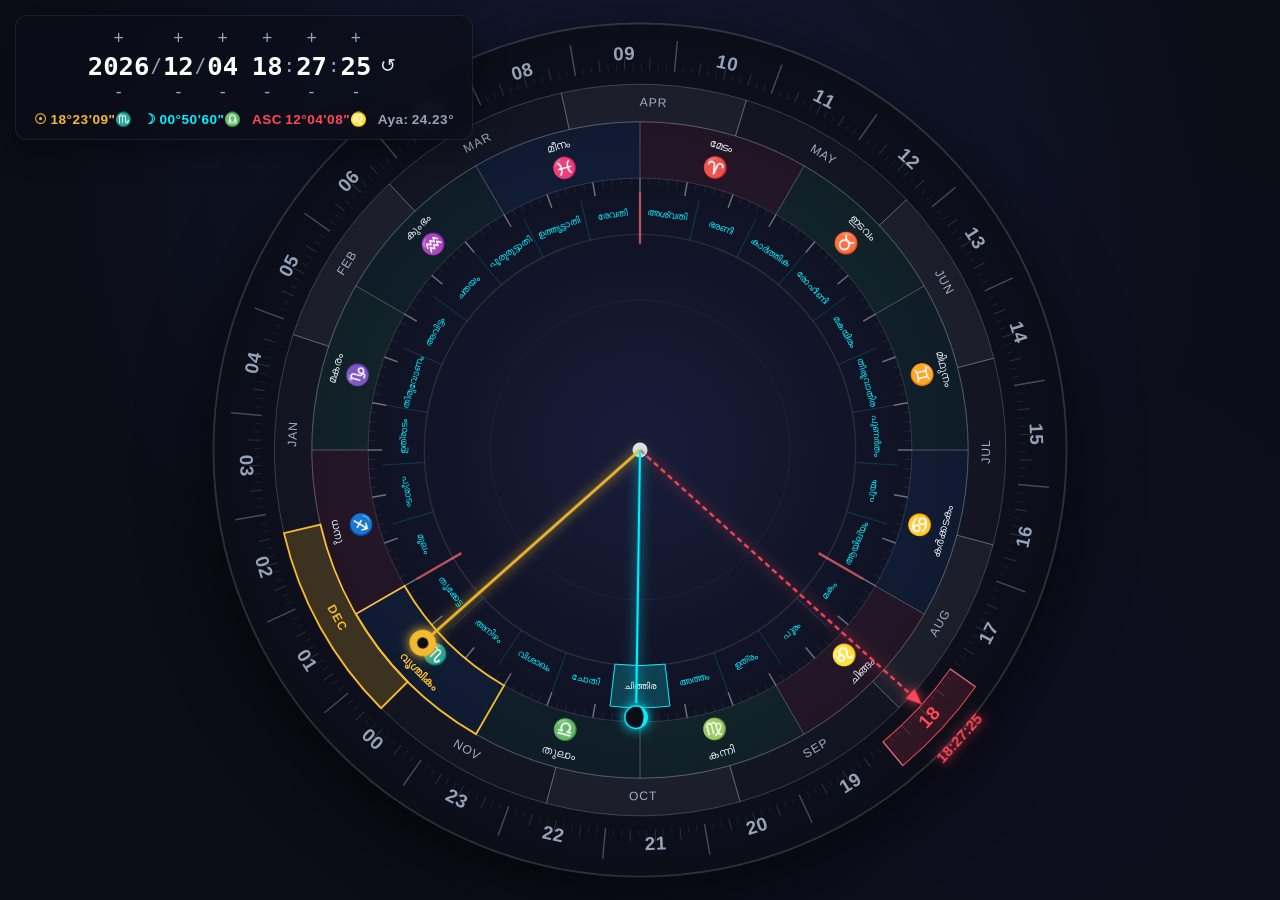
<file: index.html>
<!DOCTYPE html>
<html lang="en">
<head>
  <meta charset="UTF-8">
  <meta name="viewport" content="width=device-width, initial-scale=1.0">
  <title>Sidereal Zodiac Analog Astroclock</title>
  <style>
    :root {
      --bg-color: #0b0d17;
      --accent-gold: #f3ba2f;
      --accent-silver: #00f0ff;
      --accent-coral: #ff4757;
      --text-main: #e2e8f0;
      --text-muted: #94a3b8;
    }

    * {
      box-sizing: border-box;
      margin: 0;
      padding: 0;
    }

    html, body {
      width: 100vw;
      height: 100vh;
      overflow: hidden;
      background-color: var(--bg-color);
      background-image: 
        radial-gradient(circle at 50% 20%, rgba(30, 40, 85, 0.5) 0%, transparent 60%),
        radial-gradient(circle at 80% 80%, rgba(20, 15, 40, 0.5) 0%, transparent 50%);
      color: var(--text-main);
      font-family: -apple-system, BlinkMacSystemFont, "Segoe UI", Roboto, Helvetica, Arial, sans-serif;
      display: flex;
      align-items: center;
      justify-content: center;
    }

    /* Top Left HUD (Fully Responsive) */
    .hud {
      position: absolute;
      top: 15px;
      left: 15px;
      z-index: 10;
      background: rgba(11, 13, 23, 0.65);
      padding: 12px 18px;
      border-radius: 12px;
      backdrop-filter: blur(10px);
      -webkit-backdrop-filter: blur(10px);
      border: 1px solid rgba(255, 255, 255, 0.08);
      display: flex;
      flex-direction: column;
      gap: 8px;
      max-width: calc(100vw - 30px);
      box-shadow: 0 8px 32px 0 rgba(0, 0, 0, 0.37);
      transition: all 0.3s ease;
    }

    /* Dynamic Date Time Scroller */
    .dt-grid {
      display: flex;
      align-items: center;
      justify-content: center;
      gap: 1px;
      width: 100%;
    }

    .dt-col {
      display: flex;
      flex-direction: column;
      align-items: center;
      user-select: none;
    }

    .dt-col button {
      background: none;
      border: none;
      color: var(--text-muted);
      cursor: pointer;
      font-size: clamp(0.85rem, 2.5vw, 1.1rem);
      padding: 2px 4px;
      line-height: 1;
      transition: color 0.2s, transform 0.1s;
    }

    .dt-col button:hover {
      color: var(--accent-silver);
    }

    .dt-col button:active {
      transform: scale(1.2);
    }

    .dt-val {
      font-family: monospace;
      font-size: clamp(1.1rem, 3.2vw, 1.6rem);
      font-weight: 700;
      color: #fff;
      margin: 1px 0;
      font-variant-numeric: tabular-nums;
    }

    .dt-sep {
      font-family: monospace;
      font-size: clamp(0.9rem, 2.5vw, 1.2rem);
      color: var(--text-muted);
    }

    .btn-reset {
      background: none;
      border: none;
      color: var(--text-main);
      cursor: pointer;
      font-size: clamp(1rem, 2.8vw, 1.2rem);
      margin-left: 4px;
      padding: 4px;
      transition: transform 0.3s, color 0.2s;
      display: flex;
      align-items: center;
      justify-content: center;
    }

    .btn-reset:hover {
      transform: rotate(-90deg);
      color: var(--accent-gold);
    }

    /* Sub-texts Readout */
    .sub-texts {
      display: flex;
      flex-wrap: wrap;
      justify-content: space-between;
      gap: 6px 10px;
      font-family: Roboto, -apple-system, sans-serif;
      font-size: clamp(0.7rem, 2vw, 0.85rem);
      font-weight: 600;
      letter-spacing: 0.5px;
    }

    .sub-texts span {
      display: flex;
      align-items: center;
      gap: 3px;
      white-space: nowrap;
    }

    /* Mobile Breakpoint Optimizations */
    @media (max-width: 600px) {
      .hud {
        top: 10px;
        left: 50%;
        transform: translateX(-50%);
        width: calc(100vw - 20px);
        max-width: 420px;
        padding: 8px 12px;
        gap: 6px;
      }

      .sub-texts {
        justify-content: center;
        gap: 4px 12px;
      }
    }

    /* Clock Wrapper (Full Viewport Fit) */
    .clock-wrapper {
      position: relative;
      width: 100vmin;
      height: 100vmin;
      display: flex;
      align-items: center;
      justify-content: center;
    }

    svg {
      width: 100%;
      height: 100%;
      display: block;
      overflow: visible;
      filter: drop-shadow(0 15px 35px rgba(0,0,0,0.6));
      transition: all 0.3s ease;
    }

    /* Elements Zodiac Ring Colors */
    .fire-sign { fill: rgba(255, 71, 87, 0.08); }
    .earth-sign { fill: rgba(46, 213, 115, 0.08); }
    .air-sign { fill: rgba(22, 160, 133, 0.08); }
    .water-sign { fill: rgba(30, 144, 255, 0.08); }

    /* SVG Glow Filters */
    .glow-sun { filter: drop-shadow(0px 0px 6px #f3ba2f); }
    .glow-moon { filter: drop-shadow(0px 0px 6px #00f0ff); }
    .glow-asc { filter: drop-shadow(0px 0px 6px #ff4757); }
    
    .ml-text { font-family: "Malayalam MN", "Kartika", sans-serif; transition: all 0.2s ease;}
    path, line { transition: all 0.2s ease; }
    text { transition: fill 0.2s ease, opacity 0.2s ease; }
  </style>
</head>
<body>

  <!-- Top Left UI HUD -->
  <div class="hud">
    <div class="dt-grid">
      <div class="dt-col" data-unit="year">
        <button class="btn-plus">+</button>
        <span class="dt-val" id="val-year">2026</span>
        <button class="btn-minus">-</button>
      </div>
      <span class="dt-sep">/</span>
      <div class="dt-col" data-unit="month">
        <button class="btn-plus">+</button>
        <span class="dt-val" id="val-month">08</span>
        <button class="btn-minus">-</button>
      </div>
      <span class="dt-sep">/</span>
      <div class="dt-col" data-unit="day">
        <button class="btn-plus">+</button>
        <span class="dt-val" id="val-day">14</span>
        <button class="btn-minus">-</button>
      </div>
      <span class="dt-sep">&nbsp;</span>
      <div class="dt-col" data-unit="hour">
        <button class="btn-plus">+</button>
        <span class="dt-val" id="val-hour">09</span>
        <button class="btn-minus">-</button>
      </div>
      <span class="dt-sep">:</span>
      <div class="dt-col" data-unit="minute">
        <button class="btn-plus">+</button>
        <span class="dt-val" id="val-minute">14</span>
        <button class="btn-minus">-</button>
      </div>
      <span class="dt-sep">:</span>
      <div class="dt-col" data-unit="second">
        <button class="btn-plus">+</button>
        <span class="dt-val" id="val-second">22</span>
        <button class="btn-minus">-</button>
      </div>
      <button class="btn-reset" id="btn-live" title="Reset to Now">↺</button>
    </div>

    <!-- Live Positions & Ayanamsa Subtexts -->
    <div class="sub-texts">
      <span style="color: var(--accent-gold);">☉<span id="sun-pos">--</span></span>
      <span style="color: var(--accent-silver);">☽<span id="moon-pos">--</span></span>
      <span style="color: var(--accent-coral);">ASC<span id="asc-pos">--</span></span>
      <span style="color: var(--text-muted);">Aya:<span id="ayanamsha-val">--</span></span>
    </div>
  </div>

  <!-- SVG Circular Astroclock -->
  <div class="clock-wrapper">
    <svg id="astroclock" viewBox="-80 -80 960 960" preserveAspectRatio="xMidYMid meet">
      <defs>
        <radialGradient id="centerGrad" cx="50%" cy="50%" r="50%">
          <stop offset="0%" stop-color="#181c38" />
          <stop offset="100%" stop-color="#0b0d17" />
        </radialGradient>
      </defs>

      <!-- Outer Background Circle -->
      <circle cx="400" cy="400" r="455" fill="url(#centerGrad)" stroke="rgba(255,255,255,0.15)" stroke-width="2" />

      <!-- Rings Generated via JS -->
      <g id="time-ring"></g>
      <g id="month-ring"></g>
      <g id="zodiac-ring"></g>
      <g id="nakshatra-ring"></g>
      <g id="degree-ticks" stroke="rgba(255,255,255,0.2)" stroke-width="1"></g>

      <!-- Inner Wheel Divider -->
      <circle cx="400" cy="400" r="230" fill="none" stroke="rgba(255,255,255,0.1)" stroke-width="1.5" />
      <circle cx="400" cy="400" r="160" fill="none" stroke="rgba(255,255,255,0.05)" stroke-width="1" />

      <!-- Center Hub -->
      <circle cx="400" cy="400" r="8" fill="#e2e8f0" />

      <!-- Dynamic Celestial Hands -->
      <g id="hand-asc" class="glow-asc">
        <line x1="400" y1="400" x2="400" y2="12" stroke="#ff4757" stroke-width="2.5" stroke-dasharray="6,4" />
        <polygon points="400,-5 393,12 407,12" fill="#ff4757" />
      </g>
      <text id="asc-time-label" class="glow-asc" fill="#ff4757" font-size="16" font-weight="bold" text-anchor="middle" dominant-baseline="middle">--:--:--</text>

      <g id="hand-sun" class="glow-sun">
        <line x1="400" y1="400" x2="400" y2="100" stroke="#f3ba2f" stroke-width="3" />
        <circle cx="400" cy="90" r="14" fill="#f3ba2f" />
        <circle cx="400" cy="90" r="6" fill="#0b0d17" />
      </g>

      <g id="hand-moon" class="glow-moon">
        <line x1="400" y1="400" x2="400" y2="130" stroke="#00f0ff" stroke-width="2.5" />
        <circle cx="400" cy="115" r="12" fill="#0b0d17" stroke="#00f0ff" stroke-width="1.5" />
        <path id="moon-phase-path" fill="#00f0ff" />
      </g>
    </svg>
  </div>

  <script>
    const ZODIAC_SIGNS = [
      { name: "Aries", symbol: "♈", element: "fire", mlMonth: "മേടം" },
      { name: "Taurus", symbol: "♉", element: "earth", mlMonth: "ഇടവം" },
      { name: "Gemini", symbol: "♊", element: "air", mlMonth: "മിഥുനം" },
      { name: "Cancer", symbol: "♋", element: "water", mlMonth: "കർക്കടകം" },
      { name: "Leo", symbol: "♌", element: "fire", mlMonth: "ചിങ്ങം" },
      { name: "Virgo", symbol: "♍", element: "earth", mlMonth: "കന്നി" },
      { name: "Libra", symbol: "♎", element: "air", mlMonth: "തുലാം" },
      { name: "Scorpio", symbol: "♏", element: "water", mlMonth: "വൃശ്ചികം" },
      { name: "Sagittarius", symbol: "♐", element: "fire", mlMonth: "ധനു" },
      { name: "Capricorn", symbol: "♑", element: "earth", mlMonth: "മകരം" },
      { name: "Aquarius", symbol: "♒", element: "air", mlMonth: "കുംഭം" },
      { name: "Pisces", symbol: "♓", element: "water", mlMonth: "മീനം" }
    ];

    const ML_NAKSHATRAS = [
      "അശ്വതി", "ഭരണി", "കാർത്തിക", "രോഹിണി", "മകയിരം", "തിരുവാതിര",
      "പുണർതം", "പൂയം", "ആയില്യം", "മകം", "പൂരം", "ഉത്രം",
      "അത്തം", "ചിത്തിര", "ചോതി", "വിശാഖം", "അനിഴം", "തൃക്കേട്ട",
      "മൂലം", "പൂരാടം", "ഉത്രാടം", "തിരുവോണം", "അവിട്ടം", "ചതയം",
      "പൂരുരുട്ടാതി", "ഉത്തൃട്ടാതി", "രേവതി"
    ];

    const MONTH_NAMES = ["JAN", "FEB", "MAR", "APR", "MAY", "JUN", "JUL", "AUG", "SEP", "OCT", "NOV", "DEC"];

    // Fixed Context Location (Kozhikode, Kerala)
    const observerLat = 11.25;
    const observerLon = 75.78;
    
    let customTime = new Date();
    let isRealtime = true;
    let lastRingRotation = null;
    let lastMonthRenderYear = null;

    function getJulianDate(date) {
      return (date.getTime() / 86400000) + 2440587.5;
    }

    function getLahiriAyanamsha(jd) {
      const T = (jd - 2451545.0) / 36525.0;
      return 23.8560 + (1.39688 * T);
    }

    function getSunTropicalPosition(jd) {
      const d = jd - 2451545.0;
      let L = (280.466 + 0.98564736 * d) % 360;
      let g = (357.529 + 0.98560028 * d) % 360;
      if (L < 0) L += 360;
      if (g < 0) g += 360;
      const radG = g * Math.PI / 180;
      let lambda = L + 1.915 * Math.sin(radG) + 0.020 * Math.sin(2 * radG);
      return (lambda + 360) % 360;
    }

    function getMoonTropicalPosition(jd) {
      const d = jd - 2451545.0;
      let L = (218.316 + 13.176396 * d) % 360; 
      let M = (134.963 + 13.064993 * d) % 360; 
      let F = (93.272 + 13.229350 * d) % 360;  
      let D = (297.850 + 12.190749 * d) % 360; 
      const toRad = Math.PI / 180;
      let lambda = L
        + 6.289 * Math.sin(M * toRad)
        - 1.274 * Math.sin((M - 2*D) * toRad)
        + 0.658 * Math.sin(2*D * toRad)
        - 0.214 * Math.sin(2*M * toRad)
        - 0.185 * Math.sin(F * toRad)
        + 0.114 * Math.sin(2*F * toRad);
      return (lambda % 360 + 360) % 360;
    }

    function getAscendantTropical(jd, lat, lon) {
      const d = jd - 2451545.0;
      let gmst = (280.46061837 + 360.98564736629 * d) % 360;
      if (gmst < 0) gmst += 360;
      let lmst = (gmst + lon) % 360;
      if (lmst < 0) lmst += 360;
      const radLMST = lmst * Math.PI / 180;
      const radLat = lat * Math.PI / 180;
      const eps = (23.439291 - 0.0000004 * d) * Math.PI / 180; 
      const y = Math.cos(radLMST);
      const x = -Math.sin(radLMST) * Math.cos(eps) - Math.tan(radLat) * Math.sin(eps);
      let asc = Math.atan2(y, x) * 180 / Math.PI;
      return (asc % 360 + 360) % 360;
    }

    function getSunSiderealAtDate(year, month, date) {
      const d = new Date(Date.UTC(year, month, date, 12, 0, 0));
      const jd = getJulianDate(d);
      const ayanamsha = getLahiriAyanamsha(jd);
      return (getSunTropicalPosition(jd) - ayanamsha + 360) % 360;
    }

    function getMoonPhasePath(phaseAngle) {
      const r = 12;
      const cx = 400;
      const cy = 115;

      const rad = phaseAngle * Math.PI / 180;
      const cosA = Math.cos(rad);
      const rx = Math.abs(r * cosA);
      
      const waxing = phaseAngle <= 180;

      if (Math.abs(phaseAngle - 0) < 0.1 || Math.abs(phaseAngle - 360) < 0.1) {
        return ""; // New moon
      }
      if (Math.abs(phaseAngle - 180) < 0.1) {
        return `M ${cx - r} ${cy} A ${r} ${r} 0 1 0 ${cx + r} ${cy} A ${r} ${r} 0 1 0 ${cx - r} ${cy}`; // Full moon
      }

      let d = `M ${cx} ${cy - r} `;
      if (waxing) {
        d += `A ${r} ${r} 0 0 1 ${cx} ${cy + r} `;
        const sweep = phaseAngle < 90 ? 0 : 1;
        d += `A ${rx} ${r} 0 0 ${sweep} ${cx} ${cy - r} Z`;
      } else {
        d += `A ${r} ${r} 0 0 0 ${cx} ${cy + r} `;
        const sweep = phaseAngle < 270 ? 0 : 1;
        d += `A ${rx} ${r} 0 0 ${sweep} ${cx} ${cy - r} Z`;
      }
      return d;
    }

    function formatSiderealPos(deg) {
      const signIndex = Math.floor(deg / 30) % 12;
      const remDeg = deg % 30;
      const d = Math.floor(remDeg);
      const m = Math.floor((remDeg - d) * 60);
      const s = Math.round((((remDeg - d) * 60) - m) * 60);
      
      const pad = (n) => String(n).padStart(2, '0');
      return `${pad(d)}°${pad(m)}'${pad(s)}"${ZODIAC_SIGNS[signIndex].symbol}`;
    }

    function polarToCartesian(cx, cy, r, deg) {
      const rad = (deg - 90) * Math.PI / 180;
      return {
        x: cx + (r * Math.cos(rad)),
        y: cy + (r * Math.sin(rad))
      };
    }

    function describeArc(cx, cy, rInner, rOuter, startAngle, endAngle) {
      const p1 = polarToCartesian(cx, cy, rOuter, startAngle);
      const p2 = polarToCartesian(cx, cy, rOuter, endAngle);
      const p3 = polarToCartesian(cx, cy, rInner, endAngle);
      const p4 = polarToCartesian(cx, cy, rInner, startAngle);
      const largeArc = (endAngle - startAngle) <= 180 ? "0" : "1";
      return [
        "M", p1.x, p1.y,
        "A", rOuter, rOuter, 0, largeArc, 1, p2.x, p2.y,
        "L", p3.x, p3.y,
        "A", rInner, rInner, 0, largeArc, 0, p4.x, p4.y,
        "Z"
      ].join(" ");
    }

    function buildZodiacClockUI() {
      const timeGroup = document.getElementById("time-ring");
      const monthGroup = document.getElementById("month-ring");
      const ringGroup = document.getElementById("zodiac-ring");
      const nakshatraGroup = document.getElementById("nakshatra-ring");
      const tickGroup = document.getElementById("degree-ticks");
      const cx = 400, cy = 400;

      for (let i = 0; i < 24; i++) {
        const startDeg = i * 15;
        const endDeg = (i + 1) * 15;
        const midDeg = startDeg + 7.5;

        const bgPath = document.createElementNS("http://www.w3.org/2000/svg", "path");
        bgPath.setAttribute("id", `time-bg-${i}`);
        bgPath.setAttribute("d", describeArc(cx, cy, 405, 438, startDeg, endDeg));
        bgPath.setAttribute("fill", "rgba(255, 71, 87, 0)");
        timeGroup.appendChild(bgPath);

        const p1 = polarToCartesian(cx, cy, 405, startDeg);
        const p2 = polarToCartesian(cx, cy, 438, startDeg);
        const line = document.createElementNS("http://www.w3.org/2000/svg", "line");
        line.setAttribute("x1", p1.x);
        line.setAttribute("y1", p1.y);
        line.setAttribute("x2", p2.x);
        line.setAttribute("y2", p2.y);
        line.setAttribute("stroke", "rgba(255,255,255,0.25)");
        line.setAttribute("stroke-width", "1.5");
        timeGroup.appendChild(line);

        for(let j = 1; j < 12; j++) {
          const minDeg = startDeg + (j * 1.25);
          const isQuarter = (j % 3 === 0);
          const mp1 = polarToCartesian(cx, cy, 405, minDeg);
          const mp2 = polarToCartesian(cx, cy, isQuarter ? 418 : 412, minDeg);
          
          const mLine = document.createElementNS("http://www.w3.org/2000/svg", "line");
          mLine.setAttribute("x1", mp1.x);
          mLine.setAttribute("y1", mp1.y);
          mLine.setAttribute("x2", mp2.x);
          mLine.setAttribute("y2", mp2.y);
          mLine.setAttribute("stroke", isQuarter ? "rgba(255,255,255,0.15)" : "rgba(255,255,255,0.08)");
          mLine.setAttribute("stroke-width", "1");
          timeGroup.appendChild(mLine);
        }

        const rot = midDeg > 90 && midDeg < 270 ? midDeg + 180 : midDeg;
        const textPos = polarToCartesian(cx, cy, 421.5, midDeg);
        const text = document.createElementNS("http://www.w3.org/2000/svg", "text");
        text.setAttribute("id", `time-text-${i}`);
        text.setAttribute("x", textPos.x);
        text.setAttribute("y", textPos.y);
        text.setAttribute("dominant-baseline", "middle");
        text.setAttribute("text-anchor", "middle");
        text.setAttribute("font-size", "20");
        text.setAttribute("font-weight", "600");
        text.setAttribute("letter-spacing", "0.5");
        text.setAttribute("fill", "#94a3b8");
        text.setAttribute("transform", `rotate(${rot}, ${textPos.x}, ${textPos.y})`);
        text.textContent = String(i).padStart(2, '0');
        timeGroup.appendChild(text);
      }

      // Initial creation of Month Ring DOM structure
      for (let i = 0; i < 12; i++) {
        const path = document.createElementNS("http://www.w3.org/2000/svg", "path");
        path.setAttribute("id", `greg-month-path-${i}`);
        monthGroup.appendChild(path);

        const text = document.createElementNS("http://www.w3.org/2000/svg", "text");
        text.setAttribute("id", `greg-month-text-${i}`);
        text.setAttribute("dominant-baseline", "middle");
        text.setAttribute("text-anchor", "middle");
        text.setAttribute("font-size", "13");
        text.setAttribute("letter-spacing", "1");
        text.textContent = MONTH_NAMES[i];
        monthGroup.appendChild(text);
      }

      for (let i = 0; i < 12; i++) {
        const startDeg = i * 30;
        const endDeg = (i + 1) * 30;
        const sign = ZODIAC_SIGNS[i];
        const midDeg = startDeg + 15;
        const rot = midDeg > 90 && midDeg < 270 ? midDeg + 180 : midDeg;

        const path = document.createElementNS("http://www.w3.org/2000/svg", "path");
        path.setAttribute("id", `zod-path-${i}`);
        path.setAttribute("d", describeArc(cx, cy, 290, 350, startDeg, endDeg));
        path.setAttribute("class", `${sign.element}-sign`);
        ringGroup.appendChild(path);

        const symPos = polarToCartesian(cx, cy, 310, midDeg);
        const symText = document.createElementNS("http://www.w3.org/2000/svg", "text");
        symText.setAttribute("id", `zod-sym-${i}`);
        symText.setAttribute("x", symPos.x);
        symText.setAttribute("y", symPos.y);
        symText.setAttribute("dominant-baseline", "middle");
        symText.setAttribute("text-anchor", "middle");
        symText.setAttribute("font-size", "22");
        symText.setAttribute("transform", `rotate(${rot}, ${symPos.x}, ${symPos.y})`);
        symText.textContent = sign.symbol;
        ringGroup.appendChild(symText);

        const mlPos = polarToCartesian(cx, cy, 335, midDeg);
        const mlText = document.createElementNS("http://www.w3.org/2000/svg", "text");
        mlText.setAttribute("id", `zod-ml-${i}`);
        mlText.setAttribute("x", mlPos.x);
        mlText.setAttribute("y", mlPos.y);
        mlText.setAttribute("dominant-baseline", "middle");
        mlText.setAttribute("text-anchor", "middle");
        mlText.setAttribute("font-size", "12");
        mlText.setAttribute("class", "ml-text");
        mlText.setAttribute("transform", `rotate(${rot}, ${mlPos.x}, ${mlPos.y})`);
        mlText.textContent = sign.mlMonth;
        ringGroup.appendChild(mlText);
      }

      for (let i = 0; i < 27; i++) {
        const startDeg = i * (360 / 27);
        const endDeg = (i + 1) * (360 / 27);
        const midDeg = startDeg + (360 / 54);
        
        const bgPath = document.createElementNS("http://www.w3.org/2000/svg", "path");
        bgPath.setAttribute("id", `nak-bg-${i}`);
        bgPath.setAttribute("d", describeArc(cx, cy, 230, 275, startDeg, endDeg));
        bgPath.setAttribute("fill", "rgba(0, 240, 255, 0)");
        nakshatraGroup.appendChild(bgPath);

        const isGandanta = (i % 9 === 0);
        const pInner = polarToCartesian(cx, cy, isGandanta ? 220 : 230, startDeg);
        const pOuter = polarToCartesian(cx, cy, 275, startDeg);

        const line = document.createElementNS("http://www.w3.org/2000/svg", "line");
        line.setAttribute("id", `nak-line-${i}`);
        line.setAttribute("x1", pInner.x);
        line.setAttribute("y1", pInner.y);
        line.setAttribute("x2", pOuter.x);
        line.setAttribute("y2", pOuter.y);
        line.setAttribute("stroke", isGandanta ? "rgba(255,107,107,0.7)" : "rgba(0,240,255,0.2)");
        line.setAttribute("stroke-width", isGandanta ? "2.5" : "1");
        nakshatraGroup.appendChild(line);

        const rot = midDeg > 90 && midDeg < 270 ? midDeg + 180 : midDeg;
        const textPos = polarToCartesian(cx, cy, 252, midDeg);
        
        const text = document.createElementNS("http://www.w3.org/2000/svg", "text");
        text.setAttribute("id", `nak-text-${i}`);
        text.setAttribute("x", textPos.x);
        text.setAttribute("y", textPos.y);
        text.setAttribute("dominant-baseline", "middle");
        text.setAttribute("text-anchor", "middle");
        text.setAttribute("font-size", "10");
        text.setAttribute("font-weight", "500");
        text.setAttribute("class", "ml-text");
        text.setAttribute("transform", `rotate(${rot}, ${textPos.x}, ${textPos.y})`);
        text.textContent = ML_NAKSHATRAS[i];
        nakshatraGroup.appendChild(text);
      }

      for (let i = 0; i < 360; i += 2) {
        const isMajor = (i % 10 === 0);
        const rStart = isMajor ? 275 : 283;
        const p1 = polarToCartesian(cx, cy, rStart, i);
        const p2 = polarToCartesian(cx, cy, 290, i);

        const tick = document.createElementNS("http://www.w3.org/2000/svg", "line");
        tick.setAttribute("x1", p1.x);
        tick.setAttribute("y1", p1.y);
        tick.setAttribute("x2", p2.x);
        tick.setAttribute("y2", p2.y);
        tick.setAttribute("stroke", isMajor ? "rgba(255,255,255,0.4)" : "rgba(255,255,255,0.1)");
        tick.setAttribute("stroke-width", isMajor ? "1.5" : "0.8");
        tickGroup.appendChild(tick);
      }
    }

    function updateDisplayValues(date) {
      document.getElementById("val-year").textContent = date.getFullYear();
      document.getElementById("val-month").textContent = String(date.getMonth() + 1).padStart(2, '0');
      document.getElementById("val-day").textContent = String(date.getDate()).padStart(2, '0');
      document.getElementById("val-hour").textContent = String(date.getHours()).padStart(2, '0');
      document.getElementById("val-minute").textContent = String(date.getMinutes()).padStart(2, '0');
      document.getElementById("val-second").textContent = String(date.getSeconds()).padStart(2, '0');
    }

    function renderAstroclockAt(date) {
      const jd = getJulianDate(date);
      const ayanamsha = getLahiriAyanamsha(jd);

      const sunTrop = getSunTropicalPosition(jd);
      const moonTrop = getMoonTropicalPosition(jd);
      const ascTrop = getAscendantTropical(jd, observerLat, observerLon);

      const sunSid = (sunTrop - ayanamsha + 360) % 360;
      const moonSid = (moonTrop - ayanamsha + 360) % 360;
      const ascSid = (ascTrop - ayanamsha + 360) % 360;

      const phaseAngle = (moonTrop - sunTrop + 360) % 360;
      const moonPathElem = document.getElementById("moon-phase-path");
      if (moonPathElem) {
        moonPathElem.setAttribute("d", getMoonPhasePath(phaseAngle));
      }

      document.getElementById("hand-sun").setAttribute("transform", `rotate(${sunSid}, 400, 400)`);
      document.getElementById("hand-moon").setAttribute("transform", `rotate(${moonSid}, 400, 400)`);
      document.getElementById("hand-asc").setAttribute("transform", `rotate(${ascSid}, 400, 400)`);

      const pad = (n) => String(n).padStart(2, '0');
      const timeStr = `${pad(date.getHours())}:${pad(date.getMinutes())}:${pad(date.getSeconds())}`;
      const ascLabel = document.getElementById("asc-time-label");
      if (ascLabel) {
        ascLabel.textContent = timeStr;
        const textPos = polarToCartesian(400, 400, 460, ascSid);
        ascLabel.setAttribute("x", textPos.x);
        ascLabel.setAttribute("y", textPos.y);
        const rot = ascSid > 90 && ascSid < 270 ? ascSid + 180 : ascSid;
        ascLabel.setAttribute("transform", `rotate(${rot}, ${textPos.x}, ${textPos.y})`);
      }

      // Align time ring rotation to ASC position
      const timeFraction = date.getHours() + (date.getMinutes() / 60) + (date.getSeconds() / 3600);
      
      let ringRotation = (ascSid - (timeFraction * 15)) % 360;
      if (ringRotation < 0) ringRotation += 360;

      let rotDiff = 0;
      if (lastRingRotation !== null) {
        rotDiff = Math.abs(ringRotation - lastRingRotation);
        if (rotDiff > 180) rotDiff = 360 - rotDiff; 
      }

      if (lastRingRotation === null || rotDiff > 0.5) {
        for (let i = 0; i < 24; i++) {
          const startDeg = i * 15;
          const midDeg = startDeg + 7.5;
          const globalPosAngle = (midDeg + ringRotation) % 360;
          const rot = (globalPosAngle > 90 && globalPosAngle < 270) ? midDeg + 180 : midDeg;
          
          const tText = document.getElementById(`time-text-${i}`);
          if (tText) {
            const textPos = polarToCartesian(400, 400, 421.5, midDeg);
            tText.setAttribute("transform", `rotate(${rot}, ${textPos.x}, ${textPos.y})`);
          }
        }
        lastRingRotation = ringRotation;
      }

      document.getElementById("time-ring").setAttribute("transform", `rotate(${ringRotation}, 400, 400)`);

      document.getElementById("sun-pos").textContent = formatSiderealPos(sunSid);
      document.getElementById("moon-pos").textContent = formatSiderealPos(moonSid);
      document.getElementById("asc-pos").textContent = formatSiderealPos(ascSid);
      document.getElementById("ayanamsha-val").textContent = `${ayanamsha.toFixed(2)}°`;
      
      updateDisplayValues(date);

      const currentAscHourIndex = date.getHours();
      const currentMonthIndex = date.getMonth();
      const currentZodiacIndex = Math.floor(sunSid / 30) % 12;
      const currentNakshatraIndex = Math.floor(moonSid / (360 / 27)) % 27;

      // Dynamic recalculation of Gregorian Month Arc Geometry corresponding to Year Ayanamsa
      const renderYear = date.getFullYear();
      if (lastMonthRenderYear !== renderYear) {
        for (let i = 0; i < 12; i++) {
          let startDeg = getSunSiderealAtDate(renderYear, i, 1);
          let endDeg = getSunSiderealAtDate(renderYear, (i + 1) % 12, 1);
          if (endDeg < startDeg) endDeg += 360;

          const gPath = document.getElementById(`greg-month-path-${i}`);
          const gText = document.getElementById(`greg-month-text-${i}`);

          if (gPath && gText) {
            gPath.setAttribute("d", describeArc(400, 400, 350, 390, startDeg, endDeg));
            const midDeg = (startDeg + endDeg) / 2;
            const labelPos = polarToCartesian(400, 400, 370, midDeg);
            gText.setAttribute("x", labelPos.x);
            gText.setAttribute("y", labelPos.y); 
            const rot = midDeg > 90 && midDeg < 270 ? midDeg + 180 : midDeg;
            gText.setAttribute("transform", `rotate(${rot}, ${labelPos.x}, ${labelPos.y})`);
          }
        }
        lastMonthRenderYear = renderYear;
      }

      for (let i = 0; i < 24; i++) {
        const isCurrentAsc = (i === currentAscHourIndex);
        const tBg = document.getElementById(`time-bg-${i}`);
        tBg.setAttribute("fill", isCurrentAsc ? "rgba(255, 71, 87, 0.15)" : "rgba(0, 0, 0, 0)");
        tBg.setAttribute("stroke", isCurrentAsc ? "#ff4757" : "none");
        tBg.setAttribute("stroke-width", isCurrentAsc ? "1" : "0");

        const tText = document.getElementById(`time-text-${i}`);
        tText.setAttribute("fill", isCurrentAsc ? "#ff4757" : "#94a3b8");
        tText.setAttribute("font-weight", isCurrentAsc ? "bold" : "600");
      }

      for (let i = 0; i < 12; i++) {
        const isCurrentMonth = (i === currentMonthIndex);
        const gPath = document.getElementById(`greg-month-path-${i}`);
        gPath.setAttribute("fill", isCurrentMonth ? "rgba(243, 186, 47, 0.2)" : (i % 2 === 0 ? "rgba(255,255,255,0.02)" : "rgba(255,255,255,0.06)"));
        gPath.setAttribute("stroke", isCurrentMonth ? "#f3ba2f" : "rgba(255,255,255,0.2)");
        gPath.setAttribute("stroke-width", isCurrentMonth ? "2" : "1");

        const gText = document.getElementById(`greg-month-text-${i}`);
        gText.setAttribute("fill", isCurrentMonth ? "#f3ba2f" : "#a0aec0");
        gText.setAttribute("font-weight", isCurrentMonth ? "bold" : "normal");

        const isCurrentZod = (i === currentZodiacIndex);
        const zPath = document.getElementById(`zod-path-${i}`);
        zPath.setAttribute("stroke", isCurrentZod ? "#f3ba2f" : "rgba(255,255,255,0.15)");
        zPath.setAttribute("stroke-width", isCurrentZod ? "2" : "1");

        const zMlText = document.getElementById(`zod-ml-${i}`);
        zMlText.setAttribute("fill", isCurrentZod ? "#f3ba2f" : "#e2e8f0");
        zMlText.setAttribute("font-weight", isCurrentZod ? "bold" : "normal");

        const zSymText = document.getElementById(`zod-sym-${i}`);
        zSymText.setAttribute("fill", isCurrentZod ? "#f3ba2f" : "#ffffff");
      }

      for (let i = 0; i < 27; i++) {
        const isCurrentNak = (i === currentNakshatraIndex);
        const nBg = document.getElementById(`nak-bg-${i}`);
        nBg.setAttribute("fill", isCurrentNak ? "rgba(0, 240, 255, 0.2)" : "rgba(0, 240, 255, 0)");
        nBg.setAttribute("stroke", isCurrentNak ? "#00f0ff" : "none");
        nBg.setAttribute("stroke-width", isCurrentNak ? "1" : "0");

        const nText = document.getElementById(`nak-text-${i}`);
        nText.setAttribute("fill", isCurrentNak ? "#ffffff" : "#00f0ff");
      }
    }

    function adjustTimeUnit(unit, delta) {
      isRealtime = false;
      let y = customTime.getFullYear();
      let m = customTime.getMonth();
      let d = customTime.getDate();
      let h = customTime.getHours();
      let min = customTime.getMinutes();
      let s = customTime.getSeconds();

      if (unit === 'year') y += delta;
      if (unit === 'month') m += delta;
      if (unit === 'day') d += delta;
      if (unit === 'hour') h += delta;
      if (unit === 'minute') min += delta;
      if (unit === 'second') s += delta;

      customTime = new Date(y, m, d, h, min, s);
      renderAstroclockAt(customTime);
    }

    function init() {
      buildZodiacClockUI();
      customTime = new Date();
      renderAstroclockAt(customTime);

      setInterval(() => {
        if (isRealtime) {
          customTime = new Date();
          renderAstroclockAt(customTime);
        }
      }, 1000);

      document.querySelectorAll(".dt-col").forEach(col => {
        const unit = col.getAttribute("data-unit");
        
        col.addEventListener("wheel", (e) => {
          e.preventDefault();
          const delta = e.deltaY < 0 ? 1 : -1;
          adjustTimeUnit(unit, delta);
        }, { passive: false });

        col.querySelector(".btn-plus").addEventListener("click", () => {
          adjustTimeUnit(unit, 1);
        });

        col.querySelector(".btn-minus").addEventListener("click", () => {
          adjustTimeUnit(unit, -1);
        });
      });

      document.getElementById("btn-live").addEventListener("click", () => {
        isRealtime = true;
        customTime = new Date();
        renderAstroclockAt(customTime);
      });
    }

    window.addEventListener("DOMContentLoaded", init);
  </script>
</body>
</html>
</file>
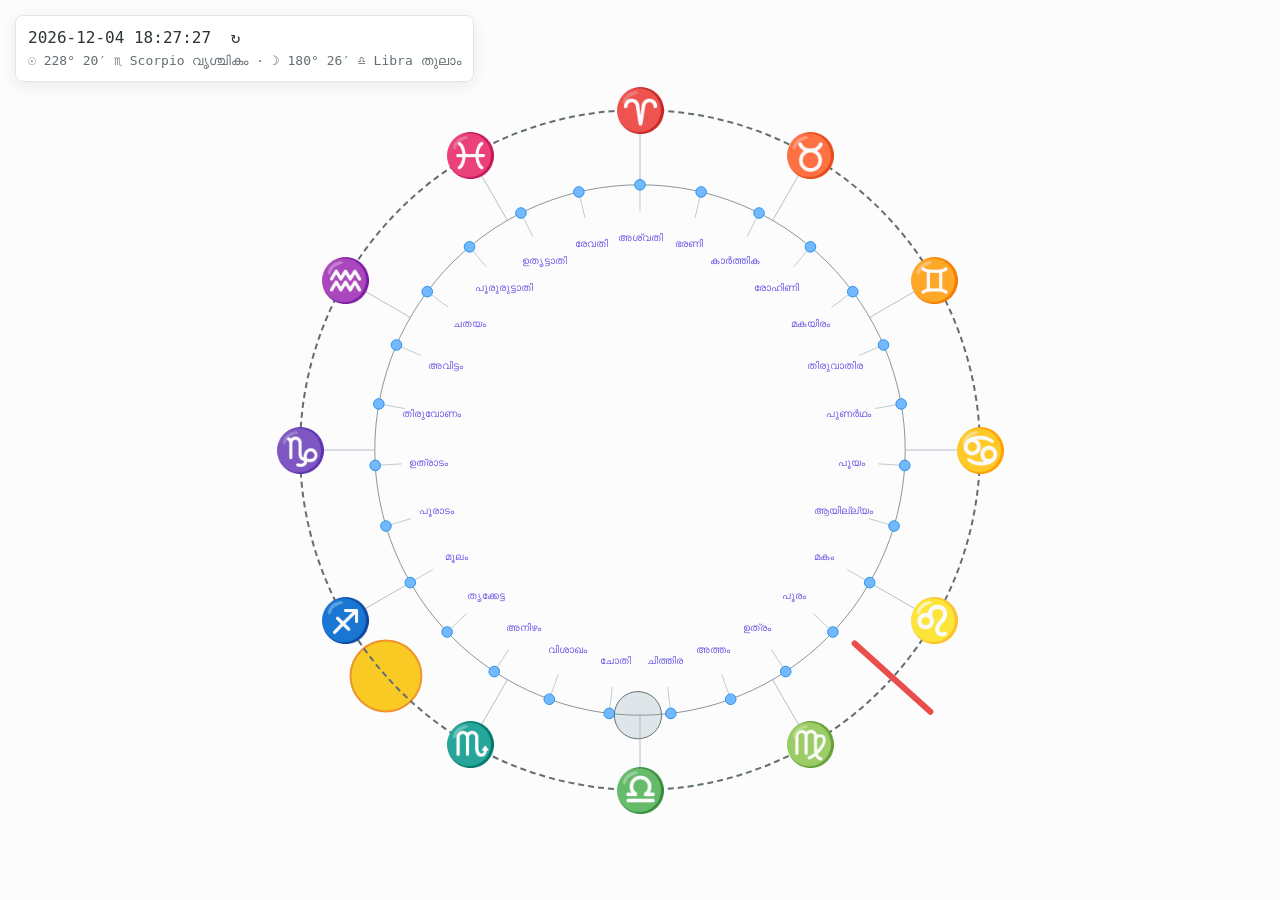
<file: index0.html>
<!DOCTYPE html>
<html lang="en">

<head>
    <meta charset="UTF-8">
    <meta name="viewport" content="width=device-width, initial-scale=1.0">
    <title>Clock</title>
    <link rel="stylesheet" href="styles.css">
</head>

<body>

    <div id="root"></div>

    <div id="dateTimeDisplay">
        <div>
            <span id="dateYear" class="date-part">2026</span>-<span id="dateMonth" class="date-part">02</span>-<span id="dateDay" class="date-part">20</span>
            <span id="timeHours" class="date-part">00</span>:<span id="timeMinutes" class="date-part">00</span>:<span id="timeSeconds" class="date-part">00</span>
            <span id="resetButton">↻</span>
        </div>
        <div id="ephemerisText" class="ephemeris-text">☉ — · ☽ — </div>
    </div>

    <script src="astronomy.browser.js"></script>
    <script src="app.js"></script>
</body>

</html>
</file>
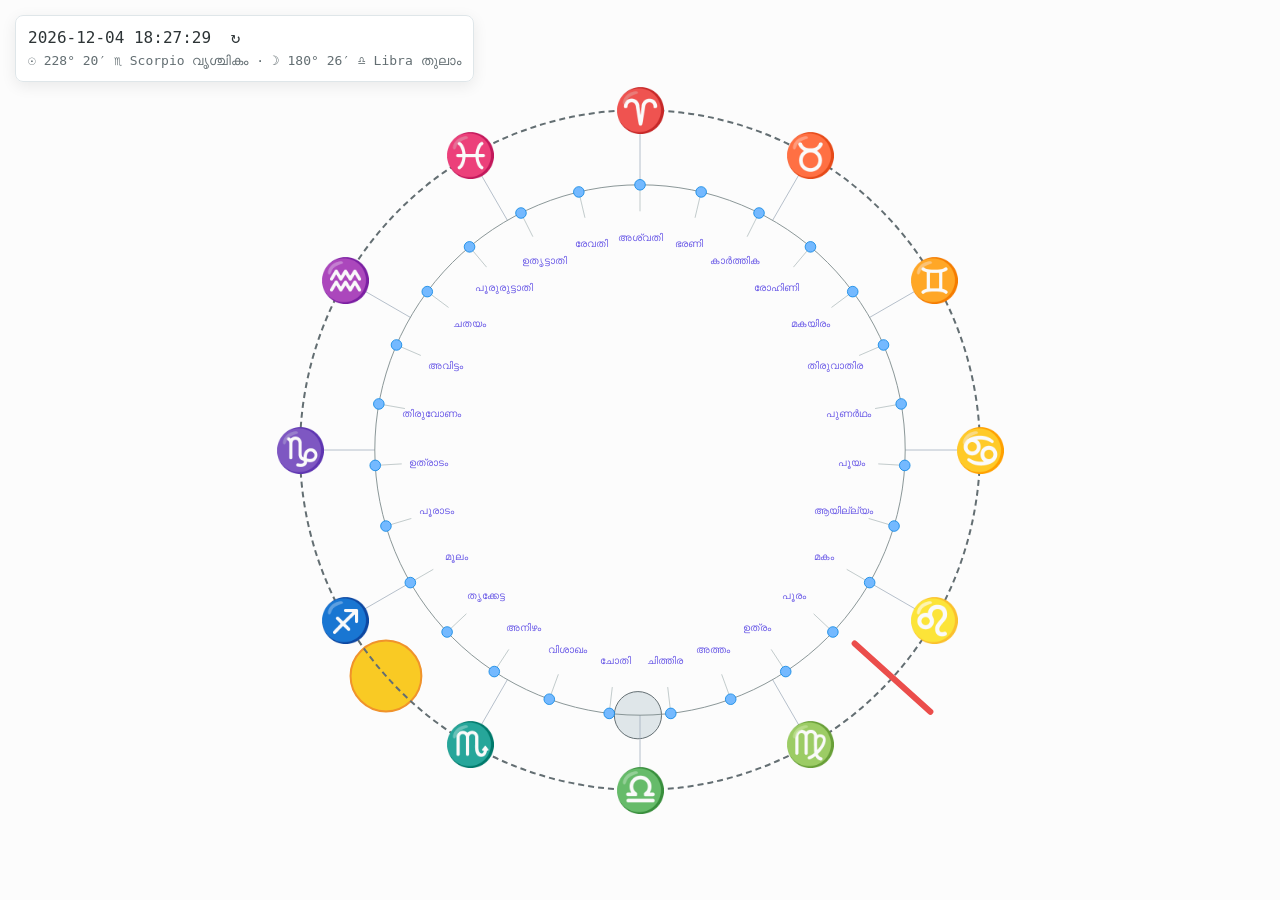
<file: index01.html>
<!DOCTYPE html>
<html lang="en">

<head>
    <meta charset="UTF-8">
    <meta name="viewport" content="width=device-width, initial-scale=1.0">
    <title>Clock</title>
    <link rel="stylesheet" href="styles.css">
</head>

<body>

    <div id="root"></div>

    <div id="dateTimeDisplay">
        <div>
            <span id="dateYear" class="date-part">2026</span>-<span id="dateMonth" class="date-part">02</span>-<span id="dateDay" class="date-part">20</span>
            <span id="timeHours" class="date-part">00</span>:<span id="timeMinutes" class="date-part">00</span>:<span id="timeSeconds" class="date-part">00</span>
            <span id="resetButton">↻</span>
        </div>
        <div id="ephemerisText" class="ephemeris-text">☉ — · ☽ — </div>
    </div>

    <script src="astronomy.browser.js"></script>
    <script src="app.js"></script>
</body>

</html>
</file>
<file: styles.css>
body {
    margin: 0;
    padding: 0;
    background-color: #fcfcfc;
    color: #2d3436;
    overflow: hidden;
    font-family: sans-serif;
}

#root {
    width: 100vw;
    height: 100vh;
    display: flex;
    justify-content: center;
    align-items: center;
}

#dateTimeDisplay {
    position: fixed;
    top: 15px;
    left: 15px;
    font-size: 16px;
    font-family: monospace;
    background: rgba(255, 255, 255, 0.95);
    padding: 12px;
    border-radius: 8px;
    z-index: 100;
    border: 1px solid #dfe6e9;
    box-shadow: 0 4px 15px rgba(0, 0, 0, 0.08);
}

.ephemeris-text {
    margin-top: 6px;
    font-size: 13px;
    color: #636e72;
    white-space: nowrap;
}

.date-part {
    cursor: ns-resize;
}

#resetButton {
    cursor: pointer;
    margin-left: 10px;
}

.zodiac-symbol {
    user-select: none;
    pointer-events: none;
}

.nakshathra-names {
    user-select: none;
    pointer-events: none;
    font-size: 10px;
}
</file>
